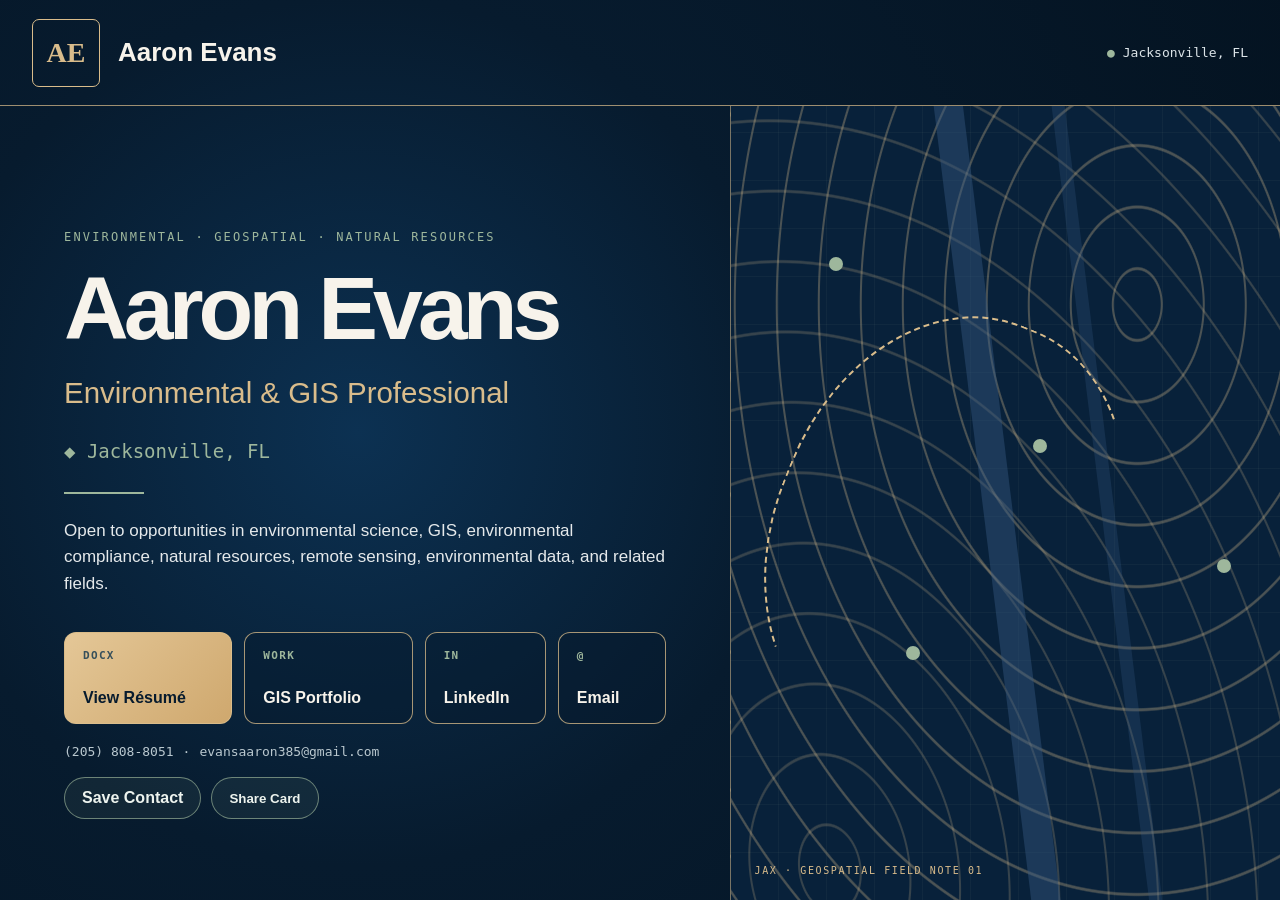
<file: card/index.html>
<!doctype html>
<html lang="en">
<head>
<meta charset="utf-8"><meta name="viewport" content="width=device-width,initial-scale=1">
<meta name="theme-color" content="#071b2e">
<title>Aaron Evans | Environmental & GIS Professional</title>
<meta name="description" content="Digital business card for Aaron Evans, Environmental and GIS Professional.">
<style>
:root{--n:#071b2e;--n2:#0d2944;--g:#d9bc8b;--s:#9eb79c;--w:#f7f3eb}*{box-sizing:border-box}body{margin:0;background:var(--n);color:var(--w);font-family:Arial,sans-serif}.shell{min-height:100svh;background:radial-gradient(circle at 28% 48%,#0c3152,var(--n) 42%,#041321)}header{height:106px;padding:20px 32px;border-bottom:1px solid #d9bc8bb8;display:flex;align-items:center;justify-content:space-between}.brand{display:flex;align-items:center;gap:18px;font-size:26px;font-weight:700}.ae{width:68px;height:68px;border:1px solid var(--g);border-radius:7px;display:grid;place-items:center;color:var(--g);font:800 28px Georgia}.toploc{font-family:monospace;color:#dce4e8}.toploc b{color:var(--s)}.hero{min-height:calc(100svh - 106px);display:grid;grid-template-columns:57% 43%}.content{padding:7vw 5vw 46px;display:flex;flex-direction:column;justify-content:center}.eyebrow{margin:0 0 22px;color:var(--s);font:500 12px monospace;letter-spacing:.18em;text-transform:uppercase}h1{margin:0;font-size:clamp(58px,7vw,94px);line-height:.95;letter-spacing:-.055em}h2{margin:24px 0 0;color:var(--g);font-size:clamp(24px,2.3vw,34px);font-weight:500}.location{margin:30px 0 0;color:var(--s);font:500 19px monospace}.rule{width:80px;height:2px;margin:30px 0 24px;background:var(--s)}.open{max-width:760px;margin:0;color:#e5e9eb;font-size:17px;line-height:1.58}.actions{display:grid;grid-template-columns:1.25fr 1.25fr .9fr .8fr;gap:12px;margin-top:34px}.action{min-height:92px;padding:16px 18px;border:1px solid #d9bc8bc2;border-radius:12px;display:flex;flex-direction:column;justify-content:space-between;text-decoration:none;color:var(--w);background:#071b2e75;transition:.16s}.action.primary{background:linear-gradient(135deg,#e4c797,#cfa86e);color:var(--n)}.action:hover{transform:translateY(-2px);box-shadow:0 10px 30px #0006}.k{color:var(--s);font:600 11px monospace;letter-spacing:.12em}.primary .k{color:#37505b}.contact{margin-top:20px;display:flex;flex-wrap:wrap;gap:9px;color:#bac8cf;font:500 13px monospace}.contact a{color:inherit;text-decoration:none}.utility{margin-top:18px;display:flex;gap:10px}.utility a,.utility button{min-height:42px;padding:0 17px;border:1px solid #9eb79ca6;border-radius:999px;display:flex;align-items:center;color:#edf3ee;background:#9eb79c14;font-weight:600;text-decoration:none;cursor:pointer}.map{position:relative;overflow:hidden;border-left:1px solid #d9bc8b8a;background-color:#08213a;background-image:repeating-linear-gradient(0deg,transparent 0 47px,#9eb79c1a 48px),repeating-linear-gradient(90deg,transparent 0 47px,#9eb79c1a 48px),repeating-radial-gradient(ellipse at 74% 25%,transparent 0 23px,#d9bc8b52 24px 25px,transparent 26px 42px)}.map:before{content:"";position:absolute;inset:-20%;background:repeating-radial-gradient(ellipse at 20% 80%,transparent 0 29px,#d9bc8b38 30px 31px,transparent 32px 49px);transform:rotate(-9deg)}.river{position:absolute;width:130px;height:120%;top:-10%;left:46%;border-left:29px solid #36598270;border-right:13px solid #36598247;transform:rotate(-7deg)}.route{position:absolute;width:62%;height:56%;left:8%;top:26%;border:2px dashed var(--g);border-color:var(--g) transparent transparent var(--g);border-radius:48%;transform:rotate(22deg)}.node{position:absolute;width:14px;height:14px;border-radius:50%;background:var(--s)}.a{left:18%;top:19%}.b{left:55%;top:42%}.c{left:32%;top:68%}.d{right:9%;top:57%}.caption{position:absolute;left:24px;bottom:24px;color:var(--g);font:10px monospace;letter-spacing:.16em}
@media(max-width:1000px){.hero{grid-template-columns:1fr}.map{min-height:190px;border-left:0}.content{padding:54px 24px 34px}}@media(max-width:700px){header{height:78px;padding:14px 18px}.ae{width:48px;height:48px;font-size:21px}.brand{font-size:19px}.toploc{display:none}.actions{grid-template-columns:1fr 1fr}.action{min-height:78px}.contact{flex-direction:column}.contact span{display:none}.utility{display:grid;grid-template-columns:1fr 1fr}}@media(max-width:410px){.actions{grid-template-columns:1fr}}
</style>
</head>
<body><main class="shell">
<header><div class="brand"><span class="ae">AE</span><span>Aaron Evans</span></div><div class="toploc"><b>●</b> Jacksonville, FL</div></header>
<section class="hero"><div class="content">
<p class="eyebrow">Environmental · Geospatial · Natural Resources</p><h1>Aaron Evans</h1><h2>Environmental &amp; GIS Professional</h2>
<p class="location">◆ Jacksonville, FL</p><div class="rule"></div>
<p class="open">Open to opportunities in environmental science, GIS, environmental compliance, natural resources, remote sensing, environmental data, and related fields.</p>
<nav class="actions"><a class="action primary" href="../assets/Aaron%20Evans%20%E2%80%93%20Environmental%20GIS%20Professional.docx" target="_blank"><span class="k">DOCX</span><strong>View Résumé</strong></a><a class="action" href="../"><span class="k">WORK</span><strong>GIS Portfolio</strong></a><a class="action" href="https://www.linkedin.com/in/aaron-evans-ale/" target="_blank"><span class="k">IN</span><strong>LinkedIn</strong></a><a class="action" href="mailto:evansaaron385@gmail.com"><span class="k">@</span><strong>Email</strong></a></nav>
<div class="contact"><a href="tel:+12058088051">(205) 808-8051</a><span>·</span><a href="mailto:evansaaron385@gmail.com">evansaaron385@gmail.com</a></div>
<div class="utility"><a id="save" download="Aaron-Evans.vcf">Save Contact</a><button id="share">Share Card</button></div>
</div><aside class="map" aria-hidden="true"><div class="river"></div><div class="route"></div><i class="node a"></i><i class="node b"></i><i class="node c"></i><i class="node d"></i><div class="caption">JAX · GEOSPATIAL FIELD NOTE 01</div></aside></section>
</main><script>
const v=['BEGIN:VCARD','VERSION:3.0','N:Evans;Aaron;;;','FN:Aaron Evans','TITLE:Environmental & GIS Professional','TEL;TYPE=CELL:+12058088051','EMAIL:evansaaron385@gmail.com','URL:https://evansaaron385.github.io/aarons-atlas/card/','ADR:;;;Jacksonville;FL;;;USA','END:VCARD'].join('\r\n');document.querySelector('#save').href=URL.createObjectURL(new Blob([v],{type:'text/vcard'}));document.querySelector('#share').onclick=async function(){try{navigator.share?await navigator.share({title:'Aaron Evans — Environmental & GIS Professional',url:location.href}):(await navigator.clipboard.writeText(location.href),this.textContent='Link copied')}catch(e){}};
</script></body></html>
</file>
